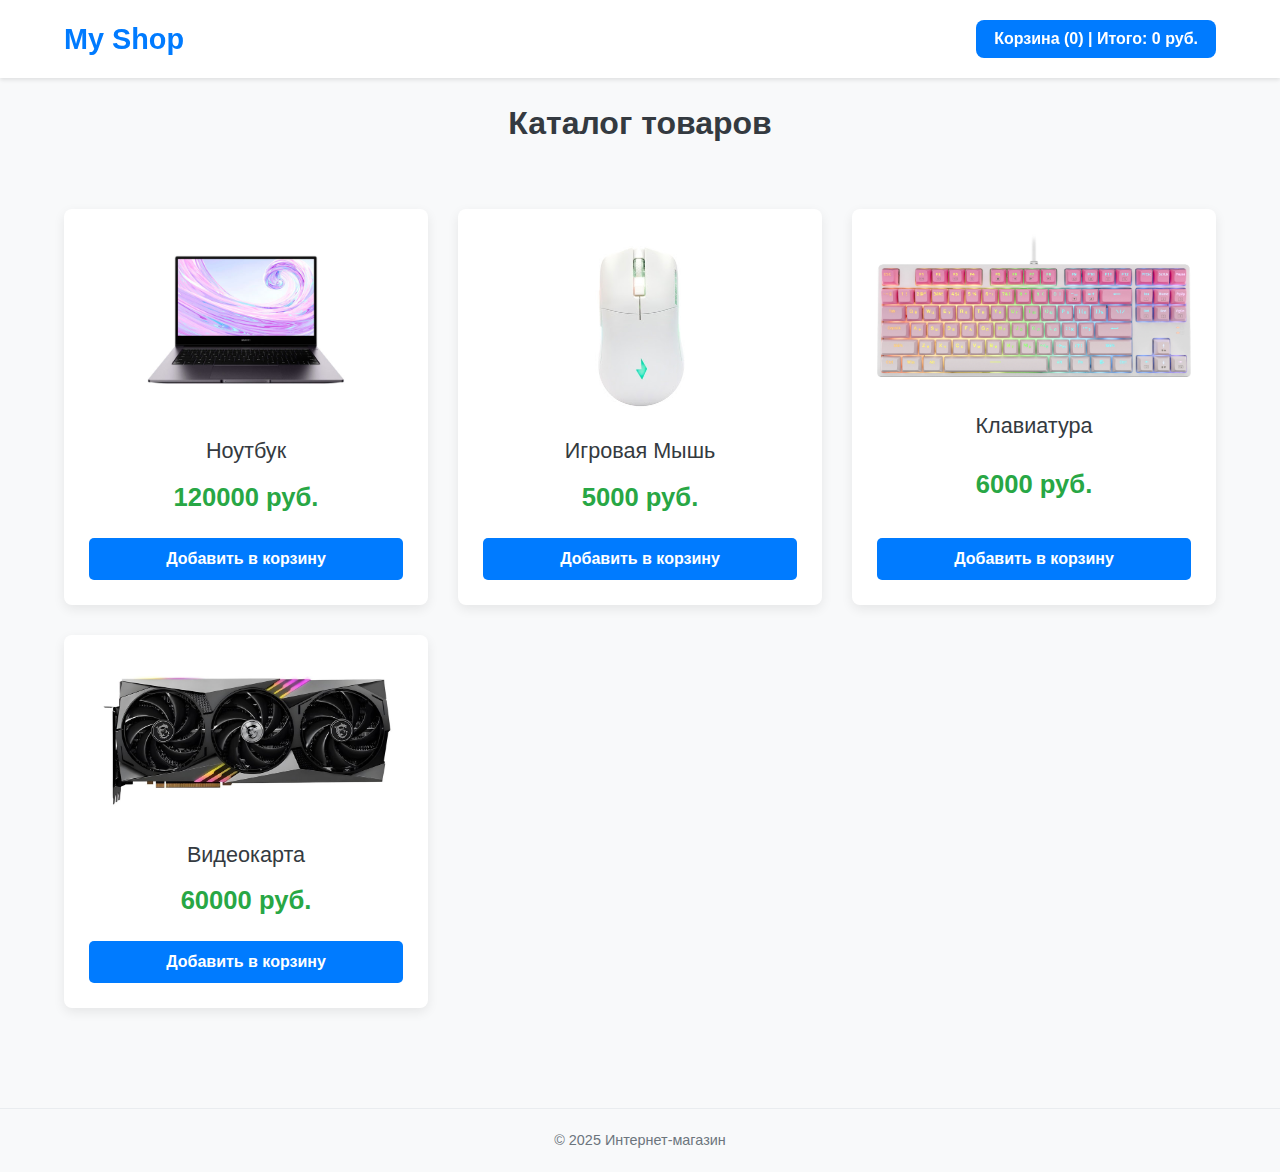
<file: Lab1/index.html>
<!DOCTYPE html>
<html lang="ru">
<head>
    <meta charset="UTF-8">
    <meta name="viewport" content="width=device-width, initial-scale=1.0">
    <title>Интернет-магазин</title>
    <link rel="stylesheet" href="style.css">
</head>
<body>

    <header>
        <h1>My Shop</h1>
        <div class="cart-info">
            <button id="view-cart-btn">Корзина (<span id="cart-count">0</span>) | Итого: <span id="cart-total">0</span> руб.</button>
        </div>
    </header>

    <main>
        <h2 class="catalog-title">Каталог товаров</h2> 
        
        <section class="products">
            
            <article class="product-card" data-id="1" data-price="120000">
                <img src="images/notebook.jpg" alt="Ноутбук X1">
                <h3>Ноутбук</h3>
                <p class="price">120000 руб.</p>
                <button class="add-to-cart-btn">Добавить в корзину</button>
            </article>

            <article class="product-card" data-id="2" data-price="5000">
                <img src="images/mouse.jpg" alt="Игровая Мышь">
                <h3>Игровая Мышь</h3>
                <p class="price">5000 руб.</p>
                <button class="add-to-cart-btn">Добавить в корзину</button>
            </article>

            <article class="product-card" data-id="3" data-price="6000">
                <img src="images/keyboard.jpg" alt="Клавиатура">
                <h3>Клавиатура</h3>
                <p class="price">6000 руб.</p>
                <button class="add-to-cart-btn">Добавить в корзину</button>
            </article>

            <article class="product-card" data-id="4" data-price="60000">
                <img src="images/videocard.jpg" alt="Видеокарта">
                <h3>Видеокарта</h3>
                <p class="price">60000 руб.</p>
                <button class="add-to-cart-btn">Добавить в корзину</button>
            </article>
            
            </section>

        <section id="cart-modal" class="modal" style="display:none;">
            <div class="modal-content">
                <h3>Ваша Корзина</h3>
                <ul id="cart-items">
                    </ul>

                <p>Общая сумма: <strong id="modal-cart-total">0</strong> руб.</p>
                <button id="checkout-btn">Оформить заказ</button>
                <button id="close-cart-btn">Закрыть</button>

                <form id="order-form" style="display: none;">
                    <h4>Оформление заказа</h4>
                    <label for="name">Имя:</label>
                    <input type="text" id="name" required>

                    <label for="surname">Фамилия:</label>
                    <input type="text" id="surname" required>

                    <label for="address">Адрес доставки:</label>
                    <input type="text" id="address" required>

                    <label for="phone">Телефон:</label>
                    <input type="tel" id="phone" required>

                    <button type="submit">Создать заказ</button>
                </form>

                <p id="order-message" style="display: none; color: green; font-weight: bold;">Заказ создан!</p>

            </div>
        </section>

    </main>

    <footer>
        <p>&copy; 2025 Интернет-магазин</p>
    </footer>

    <script src="script.js"></script>
</body>
</html>
</file>
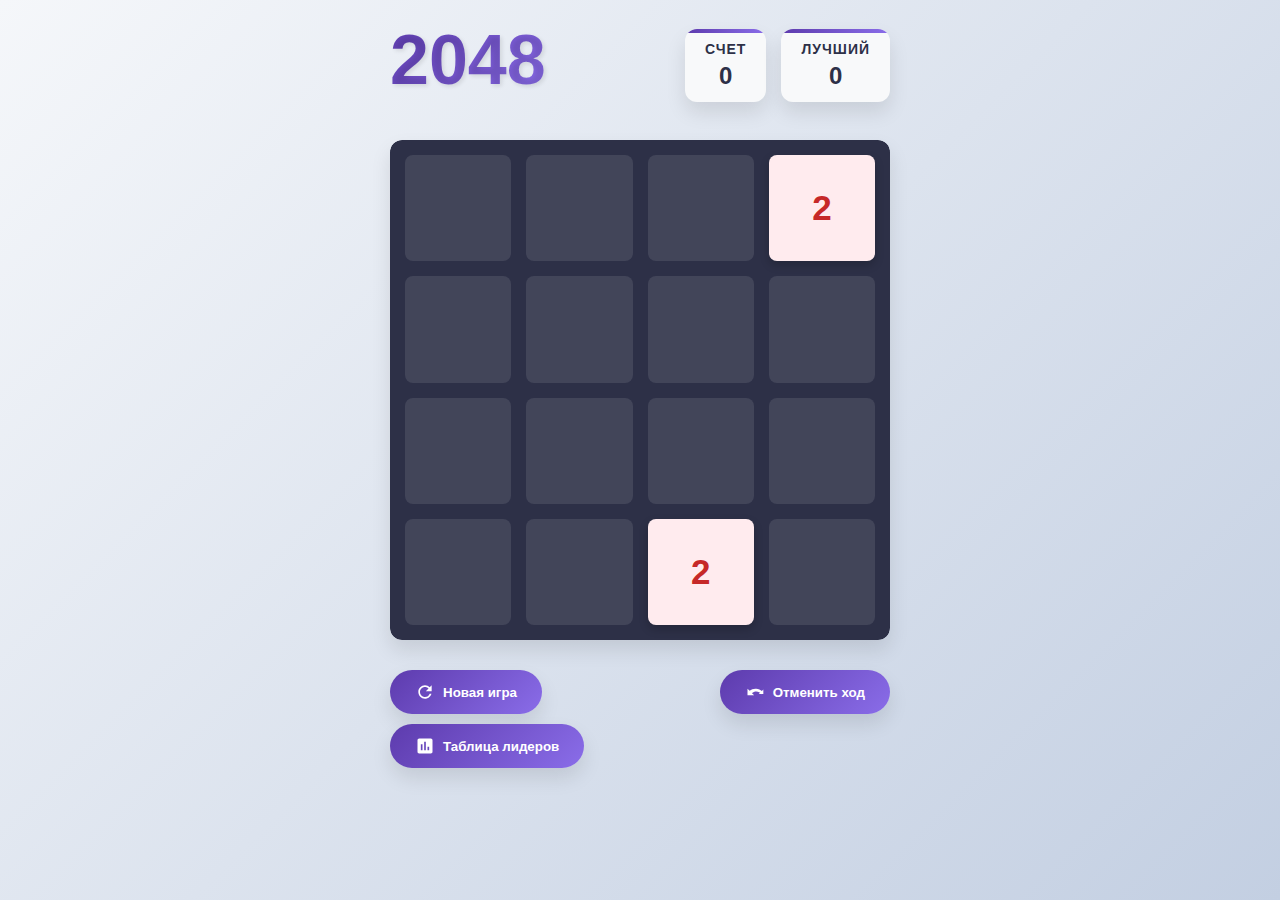
<file: Lab3/index.html>
<!DOCTYPE html>
<html lang="ru">
<head>
    <meta charset="UTF-8">
    <meta name="viewport" content="width=device-width, initial-scale=1.0">
    <title>2048</title>
    <style>
        :root {
            --primary-color: #5d3bad;
            --secondary-color: #8a6de9;
            --accent-color: #ff6b6b;
            --light-color: #f8f9fa;
            --dark-color: #2d3047;
            --text-color: #333;
            --text-light: #fff;
            --shadow: 0 10px 20px rgba(0,0,0,0.1);
            --transition: all 0.3s ease;
            --border-radius: 12px;
        }

        * {
            box-sizing: border-box;
            margin: 0;
            padding: 0;
            font-family: 'Segoe UI', Tahoma, Geneva, Verdana, sans-serif;
        }

        body {
            background: linear-gradient(135deg, #f5f7fa 0%, #c3cfe2 100%);
            color: var(--text-color);
            display: flex;
            flex-direction: column;
            align-items: center;
            min-height: 100vh;
            padding: 20px;
            overflow-x: hidden;
        }

        .container {
            width: 100%;
            max-width: 500px;
        }

        .header {
            display: flex;
            justify-content: space-between;
            align-items: center;
            margin-bottom: 30px;
            flex-wrap: wrap;
        }

        .title {
            font-size: 70px;
            font-weight: 800;
            background: linear-gradient(135deg, var(--primary-color), var(--secondary-color));
            -webkit-background-clip: text;
            -webkit-text-fill-color: transparent;
            text-shadow: 2px 2px 4px rgba(0,0,0,0.1);
            margin-bottom: 10px;
        }

        .scores-container {
            display: flex;
            gap: 15px;
        }

        .score-box {
            background: var(--light-color);
            padding: 12px 20px;
            border-radius: var(--border-radius);
            color: var(--dark-color);
            text-align: center;
            box-shadow: var(--shadow);
            transition: var(--transition);
            position: relative;
            overflow: hidden;
        }

        .score-box::before {
            content: '';
            position: absolute;
            top: 0;
            left: 0;
            width: 100%;
            height: 4px;
            background: linear-gradient(90deg, var(--primary-color), var(--secondary-color));
        }

        .score-box:hover {
            transform: translateY(-5px);
        }

        .score-title {
            font-size: 14px;
            font-weight: 600;
            text-transform: uppercase;
            letter-spacing: 1px;
            margin-bottom: 5px;
        }

        .score-value {
            font-size: 24px;
            font-weight: 700;
        }

        .game-container {
            position: relative;
            width: 100%;
            margin-bottom: 30px;
            border-radius: var(--border-radius);
            overflow: hidden;
            box-shadow: var(--shadow);
        }

        .game-grid {
            background: var(--dark-color);
            border-radius: var(--border-radius);
            padding: 15px;
            position: relative;
            display: grid;
            grid-template-columns: repeat(4, 1fr);
            grid-template-rows: repeat(4, 1fr);
            gap: 15px;
            width: 100%;
            aspect-ratio: 1 / 1;
        }

        .grid-cell {
            background: rgba(255, 255, 255, 0.1);
            border-radius: 8px;
            transition: var(--transition);
        }

        .tile {
            position: absolute;
            display: flex;
            justify-content: center;
            align-items: center;
            font-weight: 800;
            font-size: 35px;
            border-radius: 8px;
            z-index: 10;
            animation: tileAppear 0.3s ease-out;
            box-shadow: 0 4px 10px rgba(0,0,0,0.2);
            transition: all 0.15s ease-in-out;
        }

        @keyframes tileAppear {
            0% { transform: scale(0); opacity: 0; }
            70% { transform: scale(1.1); opacity: 0.8; }
            100% { transform: scale(1); opacity: 1; }
        }

        @keyframes tileMerge {
            0% { transform: scale(1); }
            50% { transform: scale(1.2); }
            100% { transform: scale(1); }
        }

        .tile-2 { background: #ffebee; color: #c62828; }
        .tile-4 { background: #ffcdd2; color: #b71c1c; }
        .tile-8 { background: #ef9a9a; color: #fff; }
        .tile-16 { background: #e57373; color: #fff; }
        .tile-32 { background: #ef5350; color: #fff; }
        .tile-64 { background: #f44336; color: #fff; }
        .tile-128 { background: #ffa726; color: #fff; font-size: 30px; box-shadow: 0 5px 15px rgba(0,0,0,0.3); }
        .tile-256 { background: #ff9800; color: #fff; font-size: 30px; box-shadow: 0 5px 15px rgba(0,0,0,0.3); }
        .tile-512 { background: #fb8c00; color: #fff; font-size: 30px; box-shadow: 0 5px 15px rgba(0,0,0,0.3); }
        .tile-1024 { background: #f57c00; color: #fff; font-size: 25px; box-shadow: 0 6px 20px rgba(0,0,0,0.4); }
        .tile-2048 { 
            background: linear-gradient(135deg, #ffd700, #ff9800); 
            color: #fff; 
            font-size: 25px; 
            box-shadow: 0 6px 20px rgba(0,0,0,0.4);
            animation: glow 2s infinite alternate;
        }

        @keyframes glow {
            from { box-shadow: 0 0 10px #ffd700, 0 0 20px #ffd700, 0 0 30px #ff9800; }
            to { box-shadow: 0 0 15px #ffd700, 0 0 25px #ffd700, 0 0 35px #ff9800; }
        }

        .controls {
            display: flex;
            justify-content: space-between;
            width: 100%;
            margin-bottom: 30px;
            flex-wrap: wrap;
            gap: 10px;
        }

        button {
            background: linear-gradient(135deg, var(--primary-color), var(--secondary-color));
            color: var(--text-light);
            border: none;
            border-radius: 50px;
            padding: 12px 25px;
            font-weight: 600;
            cursor: pointer;
            transition: var(--transition);
            box-shadow: var(--shadow);
            display: flex;
            align-items: center;
            justify-content: center;
            gap: 8px;
        }

        button:hover {
            transform: translateY(-3px);
            box-shadow: 0 15px 25px rgba(0,0,0,0.15);
        }

        button:active {
            transform: translateY(1px);
        }

        .mobile-controls {
            display: none;
            grid-template-columns: repeat(3, 1fr);
            grid-template-rows: repeat(3, 1fr);
            gap: 10px;
            width: 220px;
            height: 220px;
            margin: 20px auto;
        }

        .mobile-controls button {
            width: 100%;
            height: 100%;
            font-size: 24px;
            border-radius: 15px;
        }

        .up-btn { grid-column: 2; grid-row: 1; }
        .left-btn { grid-column: 1; grid-row: 2; }
        .right-btn { grid-column: 3; grid-row: 2; }
        .down-btn { grid-column: 2; grid-row: 3; }

        .game-over-container, .leaderboard-container {
            display: none;
            position: absolute;
            top: 0;
            left: 0;
            width: 100%;
            height: 100%;
            background: rgba(45, 48, 71, 0.9);
            border-radius: var(--border-radius);
            flex-direction: column;
            justify-content: center;
            align-items: center;
            z-index: 100;
            animation: fadeIn 0.5s ease;
        }

        @keyframes fadeIn {
            from { opacity: 0; }
            to { opacity: 1; }
        }

        .game-over-message, .leaderboard-title {
            font-size: 40px;
            font-weight: 800;
            margin-bottom: 20px;
            color: var(--text-light);
            text-align: center;
        }

        .save-score-form {
            display: flex;
            flex-direction: column;
            align-items: center;
            gap: 15px;
            margin-bottom: 20px;
            width: 80%;
        }

        input {
            padding: 15px;
            border: none;
            border-radius: 50px;
            font-size: 16px;
            width: 100%;
            text-align: center;
            box-shadow: var(--shadow);
            transition: var(--transition);
        }

        input:focus {
            outline: none;
            transform: scale(1.05);
            box-shadow: 0 10px 20px rgba(0,0,0,0.2);
        }

        .leaderboard {
            width: 100%;
            background: var(--light-color);
            border-radius: var(--border-radius);
            padding: 25px;
            margin-bottom: 20px;
            box-shadow: var(--shadow);
            display: none;
            animation: slideUp 0.5s ease;
        }

        @keyframes slideUp {
            from { transform: translateY(50px); opacity: 0; }
            to { transform: translateY(0); opacity: 1; }
        }

        .leaderboard-title {
            color: var(--primary-color);
            font-size: 32px;
            margin-bottom: 20px;
        }

        .leaderboard-table {
            width: 100%;
            border-collapse: collapse;
            margin-top: 15px;
        }

        .leaderboard-table th, .leaderboard-table td {
            padding: 15px;
            text-align: center;
            border-bottom: 1px solid rgba(0,0,0,0.1);
        }

        .leaderboard-table th {
            color: var(--primary-color);
            font-weight: 700;
            text-transform: uppercase;
            letter-spacing: 1px;
            font-size: 14px;
            border-bottom: 2px solid var(--primary-color);
        }

        .leaderboard-table td {
            color: var(--text-color);
            background: var(--light-color);
            font-weight: 500;
        }

        .leaderboard-table tr:nth-child(even) td {
            background: #f0f0f0;
        }

        .leaderboard-table tr:first-child td {
            background: #ffeb3b;
            color: var(--text-color);
            font-weight: 700;
        }

        @media (max-width: 520px) {
            .title {
                font-size: 50px;
            }
            
            .header {
                justify-content: center;
                text-align: center;
            }
            
            .score-box {
                padding: 10px 15px;
            }
            
            .score-title {
                font-size: 12px;
            }
            
            .score-value {
                font-size: 20px;
            }
            
            .tile {
                font-size: 25px;
            }
            
            .mobile-controls {
                display: grid;
            }
            
            .controls {
                justify-content: center;
            }
            
            button {
                padding: 10px 20px;
                font-size: 14px;
            }
            
            .leaderboard-table th, .leaderboard-table td {
                padding: 10px 8px;
                font-size: 14px;
            }
        }

        .tile-merged {
            animation: tileMerge 0.3s ease;
        }

        .tile-moving {
            transition: all 0.15s ease-in-out;
        }
    </style>
</head>
<body>
    <div class="container">
        <div class="header">
            <div class="title">2048</div>
            <div class="scores-container">
                <div class="score-box">
                    <div class="score-title">Счет</div>
                    <div class="score-value" id="score">0</div>
                </div>
                <div class="score-box">
                    <div class="score-title">Лучший</div>
                    <div class="score-value" id="best-score">0</div>
                </div>
            </div>
        </div>

        <div class="game-container">
            <div class="game-grid" id="game-grid"></div>
            
            <div class="game-over-container" id="game-over-container">
                <div class="game-over-message">Игра окончена!</div>
                <div class="save-score-form" id="save-score-form">
                    <input type="text" id="player-name" placeholder="Ваше имя" maxlength="20">
                    <button id="save-score-btn">Сохранить результат</button>
                </div>
                <div id="score-saved-message" style="display: none; color: #fff; font-size: 18px; margin-bottom: 20px;">Ваш рекорд сохранен!</div>
                <button id="restart-after-game-over">Начать заново</button>
            </div>
        </div>

        <div class="controls">
            <button id="new-game-btn">
                <svg width="20" height="20" viewBox="0 0 24 24" fill="none" xmlns="http://www.w3.org/2000/svg">
                    <path d="M17.65 6.35C16.2 4.9 14.21 4 12 4C7.58001 4 4.01001 7.58 4.01001 12C4.01001 16.42 7.58001 20 12 20C15.73 20 18.84 17.45 19.73 14H17.65C16.83 16.33 14.61 18 12 18C8.69001 18 6.00001 15.31 6.00001 12C6.00001 8.69 8.69001 6 12 6C13.66 6 15.14 6.69 16.22 7.78L13 11H20V4L17.65 6.35Z" fill="white"/>
                </svg>
                Новая игра
            </button>
            <button id="undo-btn">
                <svg width="20" height="20" viewBox="0 0 24 24" fill="none" xmlns="http://www.w3.org/2000/svg">
                    <path d="M12.5 8C9.85 8 7.45 8.99 5.6 10.6L3 8V16H11L8.38 13.38C9.77 12.22 11.54 11.5 13.5 11.5C16.04 11.5 18.24 12.74 19.59 14.59L21 13.15C19.32 10.83 16.67 9 13.5 9C12.34 9 11.22 9.23 10.17 9.64L11.59 11.06C12.23 10.87 12.85 10.75 13.5 10.75C15.36 10.75 17.04 11.5 18.3 12.7L16.5 14.5H22V9L20.2 10.8C18.54 9.11 16.3 8 13.5 8Z" fill="white"/>
                </svg>
                Отменить ход
            </button>
            <button id="show-leaderboard-btn">
                <svg width="20" height="20" viewBox="0 0 24 24" fill="none" xmlns="http://www.w3.org/2000/svg">
                    <path d="M19 3H5C3.9 3 3 3.9 3 5V19C3 20.1 3.9 21 5 21H19C20.1 21 21 20.1 21 19V5C21 3.9 20.1 3 19 3ZM9 17H7V10H9V17ZM13 17H11V7H13V17ZM17 17H15V13H17V17Z" fill="white"/>
                </svg>
                Таблица лидеров
            </button>
        </div>

        <div class="mobile-controls">
            <button class="up-btn">↑</button>
            <button class="left-btn">←</button>
            <button class="right-btn">→</button>
            <button class="down-btn">↓</button>
        </div>

        <div class="leaderboard" id="leaderboard">
            <div class="leaderboard-title">Таблица лидеров</div>
            <table class="leaderboard-table">
                <thead>
                    <tr>
                        <th>Место</th>
                        <th>Имя</th>
                        <th>Очки</th>
                        <th>Дата</th>
                    </tr>
                </thead>
                <tbody id="leaderboard-body">
                </tbody>
            </table>
            <button id="close-leaderboard-btn" style="margin-top: 20px; width: 100%;">Закрыть</button>
        </div>
    </div>

    <script>
        let grid = [];
        let score = 0;
        let bestScore = 0;
        let gameOver = false;
        let previousState = null;
        let touchStartX, touchStartY;

        const gameGrid = document.getElementById('game-grid');
        const scoreElement = document.getElementById('score');
        const bestScoreElement = document.getElementById('best-score');
        const gameOverContainer = document.getElementById('game-over-container');
        const saveScoreForm = document.getElementById('save-score-form');
        const playerNameInput = document.getElementById('player-name');
        const saveScoreBtn = document.getElementById('save-score-btn');
        const scoreSavedMessage = document.getElementById('score-saved-message');
        const restartAfterGameOverBtn = document.getElementById('restart-after-game-over');
        const newGameBtn = document.getElementById('new-game-btn');
        const undoBtn = document.getElementById('undo-btn');
        const showLeaderboardBtn = document.getElementById('show-leaderboard-btn');
        const leaderboard = document.getElementById('leaderboard');
        const leaderboardBody = document.getElementById('leaderboard-body');
        const closeLeaderboardBtn = document.getElementById('close-leaderboard-btn');
        const mobileControls = document.querySelector('.mobile-controls');
        

        function initGame() {
            createGrid();
            loadGameState();
            updateScoreDisplay();
            setupEventListeners();
            
            if (grid.flat().every(cell => cell === 0)) {
                addRandomTile();
                addRandomTile();
                saveGameState();
            }
            
            renderGrid();
        }

        function createGrid() {
            while (gameGrid.firstChild) {
                gameGrid.removeChild(gameGrid.firstChild);
            }
            
            for (let i = 0; i < 16; i++) {
                const cell = document.createElement('div');
                cell.className = 'grid-cell';
                gameGrid.appendChild(cell);
            }
            
            if (grid.length === 0) {
                grid = Array(4).fill().map(() => Array(4).fill(0));
            }
        }

        function renderGrid() {
            const tiles = document.querySelectorAll('.tile');
            tiles.forEach(tile => tile.remove());
            
            for (let row = 0; row < 4; row++) {
                for (let col = 0; col < 4; col++) {
                    const value = grid[row][col];
                    if (value !== 0) {
                        const tile = document.createElement('div');
                        tile.className = `tile tile-${value}`;
                        tile.textContent = value;
                        
                        const cellSize = (gameGrid.offsetWidth - 75) / 4;
                        tile.style.width = `${cellSize}px`;
                        tile.style.height = `${cellSize}px`;
                        tile.style.top = `${15 + row * (cellSize + 15)}px`;
                        tile.style.left = `${15 + col * (cellSize + 15)}px`;
                        
                        gameGrid.appendChild(tile);
                    }
                }
            }
        }

        function addRandomTile() {
            const emptyCells = [];
            
            for (let row = 0; row < 4; row++) {
                for (let col = 0; col < 4; col++) {
                    if (grid[row][col] === 0) {
                        emptyCells.push({ row, col });
                    }
                }
            }
            
            if (emptyCells.length > 0) {
                const randomCell = emptyCells[Math.floor(Math.random() * emptyCells.length)];
                
                grid[randomCell.row][randomCell.col] = Math.random() < 0.9 ? 2 : 4;
                
                return true;
            }
            
            return false;
        }

        function saveGameState() {
            const gameState = {
                grid: grid,
                score: score,
                bestScore: bestScore
            };
            localStorage.setItem('game2048', JSON.stringify(gameState));
        }

        function loadGameState() {
            const savedGame = localStorage.getItem('game2048');
            if (savedGame) {
                const gameState = JSON.parse(savedGame);
                grid = gameState.grid;
                score = gameState.score;
                bestScore = gameState.bestScore;
            }
            
            const leaderboardData = getLeaderboard();
            if (leaderboardData.length > 0) {
                bestScore = Math.max(bestScore, leaderboardData[0].score);
            }
        }

        function updateScoreDisplay() {
            scoreElement.textContent = score;
            bestScoreElement.textContent = bestScore;
        }

        function moveLeft() {
            let moved = false;
            let pointsEarned = 0;
            
            for (let row = 0; row < 4; row++) {
                const newRow = [];
                let previousValue = null;
                
                for (let col = 0; col < 4; col++) {
                    const value = grid[row][col];
                    if (value !== 0) {
                        if (previousValue === value) {
                            const mergedValue = value * 2;
                            newRow[newRow.length - 1] = mergedValue;
                            pointsEarned += mergedValue;
                            previousValue = null;
                        } else {
                            newRow.push(value);
                            previousValue = value;
                        }
                    }
                }
                
                while (newRow.length < 4) {
                    newRow.push(0);
                }
                
                if (!arraysEqual(grid[row], newRow)) {
                    grid[row] = newRow;
                    moved = true;
                }
            }
            
            if (moved) {
                score += pointsEarned;
                if (score > bestScore) {
                    bestScore = score;
                }
                updateScoreDisplay();
            }
            
            return moved;
        }

        function moveRight() {
            rotateGrid(2);
            const moved = moveLeft();
            rotateGrid(2);
            return moved;
        }

        function moveUp() {
            rotateGrid(3);
            const moved = moveLeft();
            rotateGrid(1);
            return moved;
        }

        function moveDown() {
            rotateGrid(1);
            const moved = moveLeft();
            rotateGrid(3);
            return moved;
        }

        function rotateGrid(times) {
            for (let t = 0; t < times; t++) {
                const newGrid = Array(4).fill().map(() => Array(4).fill(0));
                
                for (let row = 0; row < 4; row++) {
                    for (let col = 0; col < 4; col++) {
                        newGrid[col][3 - row] = grid[row][col];
                    }
                }
                
                grid = newGrid;
            }
        }

        function arraysEqual(a, b) {
            if (a.length !== b.length) return false;
            for (let i = 0; i < a.length; i++) {
                if (a[i] !== b[i]) return false;
            }
            return true;
        }

        function checkGameOver() {
            for (let row = 0; row < 4; row++) {
                for (let col = 0; col < 4; col++) {
                    if (grid[row][col] === 0) {
                        return false;
                    }
                }
            }
            
            for (let row = 0; row < 4; row++) {
                for (let col = 0; col < 4; col++) {
                    const value = grid[row][col];
                    
                    if ((row < 3 && grid[row + 1][col] === value) ||
                        (col < 3 && grid[row][col + 1] === value)) {
                        return false;
                    }
                }
            }
            
            return true;
        }

        function saveStateForUndo() {
            previousState = {
                grid: JSON.parse(JSON.stringify(grid)),
                score: score
            };
        }

        function undoMove() {
            if (previousState && !gameOver) {
                grid = previousState.grid;
                score = previousState.score;
                updateScoreDisplay();
                renderGrid();
                saveGameState();
                previousState = null;
            }
        }

        function handleMove(direction) {
            if (gameOver) return;
            
            saveStateForUndo();
            
            let moved = false;
            switch (direction) {
                case 'left':
                    moved = moveLeft();
                    break;
                case 'right':
                    moved = moveRight();
                    break;
                case 'up':
                    moved = moveUp();
                    break;
                case 'down':
                    moved = moveDown();
                    break;
            }
            
            if (moved) {
                addRandomTile();
                renderGrid();
                saveGameState();
                
                if (checkGameOver()) {
                    gameOver = true;
                    showGameOver();
                }
            }
        }

        function showGameOver() {
            gameOverContainer.style.display = 'flex';
            saveScoreForm.style.display = 'flex';
            scoreSavedMessage.style.display = 'none';
            mobileControls.style.display = 'none';
        }

        function newGame() {
            grid = Array(4).fill().map(() => Array(4).fill(0));
            score = 0;
            gameOver = false;
            previousState = null;
            
            updateScoreDisplay();
            addRandomTile();
            addRandomTile();
            renderGrid();
            saveGameState();
            
            gameOverContainer.style.display = 'none';
            if (window.innerWidth <= 520) {
                mobileControls.style.display = 'grid';
            }
        }

        function getLeaderboard() {
            const leaderboardData = localStorage.getItem('leaderboard2048');
            if (leaderboardData) {
                return JSON.parse(leaderboardData);
            } else {
                return [];
            }
        }

        function saveToLeaderboard(name, score) {
            const leaderboardData = getLeaderboard();
            
            leaderboardData.push({
                name: name || 'Аноним',
                score: score,
                date: new Date().toLocaleDateString('ru-RU')
            });
            
            leaderboardData.sort((a, b) => b.score - a.score);
            
            const top10 = leaderboardData.slice(0, 10);
            localStorage.setItem('leaderboard2048', JSON.stringify(top10));
        }

        function showLeaderboard() {
            const leaderboardData = getLeaderboard();
            
            while (leaderboardBody.firstChild) {
                leaderboardBody.removeChild(leaderboardBody.firstChild);
            }
            
            leaderboardData.forEach((entry, index) => {
                const row = document.createElement('tr');
                
                const placeCell = document.createElement('td');
                placeCell.textContent = index + 1;
                row.appendChild(placeCell);
                
                const nameCell = document.createElement('td');
                nameCell.textContent = entry.name;
                row.appendChild(nameCell);
                
                const scoreCell = document.createElement('td');
                scoreCell.textContent = entry.score;
                row.appendChild(scoreCell);
                
                const dateCell = document.createElement('td');
                dateCell.textContent = entry.date;
                row.appendChild(dateCell);
                
                leaderboardBody.appendChild(row);
            });
            
            leaderboard.style.display = 'block';
            mobileControls.style.display = 'none';
        }

        function hideLeaderboard() {
            leaderboard.style.display = 'none';
            if (window.innerWidth <= 520 && !gameOver) {
                mobileControls.style.display = 'grid';
            }
        }

        function setupEventListeners() {
            document.addEventListener('keydown', (e) => {
                if (gameOver) return;
                
                switch (e.key) {
                    case 'ArrowLeft':
                        handleMove('left');
                        break;
                    case 'ArrowRight':
                        handleMove('right');
                        break;
                    case 'ArrowUp':
                        handleMove('up');
                        break;
                    case 'ArrowDown':
                        handleMove('down');
                        break;
                }
            });
            
            document.querySelector('.up-btn').addEventListener('click', () => handleMove('up'));
            document.querySelector('.left-btn').addEventListener('click', () => handleMove('left'));
            document.querySelector('.right-btn').addEventListener('click', () => handleMove('right'));
            document.querySelector('.down-btn').addEventListener('click', () => handleMove('down'));
            
            gameGrid.addEventListener('touchstart', (e) => {
                touchStartX = e.touches[0].clientX;
                touchStartY = e.touches[0].clientY;
            });
            
            gameGrid.addEventListener('touchend', (e) => {
                if (!touchStartX || !touchStartY) return;
                
                const touchEndX = e.changedTouches[0].clientX;
                const touchEndY = e.changedTouches[0].clientY;
                
                const diffX = touchStartX - touchEndX;
                const diffY = touchStartY - touchEndY;
                
                if (Math.abs(diffX) > Math.abs(diffY)) {
                    if (diffX > 0) {
                        handleMove('left');
                    } else {
                        handleMove('right');
                    }
                } else {
                    if (diffY > 0) {
                        handleMove('up');
                    } else {
                        handleMove('down');
                    }
                }
                
                touchStartX = null;
                touchStartY = null;
            });
            
            newGameBtn.addEventListener('click', newGame);
            undoBtn.addEventListener('click', undoMove);
            showLeaderboardBtn.addEventListener('click', showLeaderboard);
            closeLeaderboardBtn.addEventListener('click', hideLeaderboard);
            
            saveScoreBtn.addEventListener('click', () => {
                const name = playerNameInput.value.trim();
                saveToLeaderboard(name, score);
                saveScoreForm.style.display = 'none';
                scoreSavedMessage.style.display = 'block';
            });
            
            restartAfterGameOverBtn.addEventListener('click', newGame);
            
            window.addEventListener('resize', () => {
                if (window.innerWidth <= 520 && !gameOver && leaderboard.style.display !== 'block') {
                    mobileControls.style.display = 'grid';
                } else {
                    mobileControls.style.display = 'none';
                }
                renderGrid();
            });
        }

        window.addEventListener('load', initGame);
    </script>
</body>
</html>
</file>
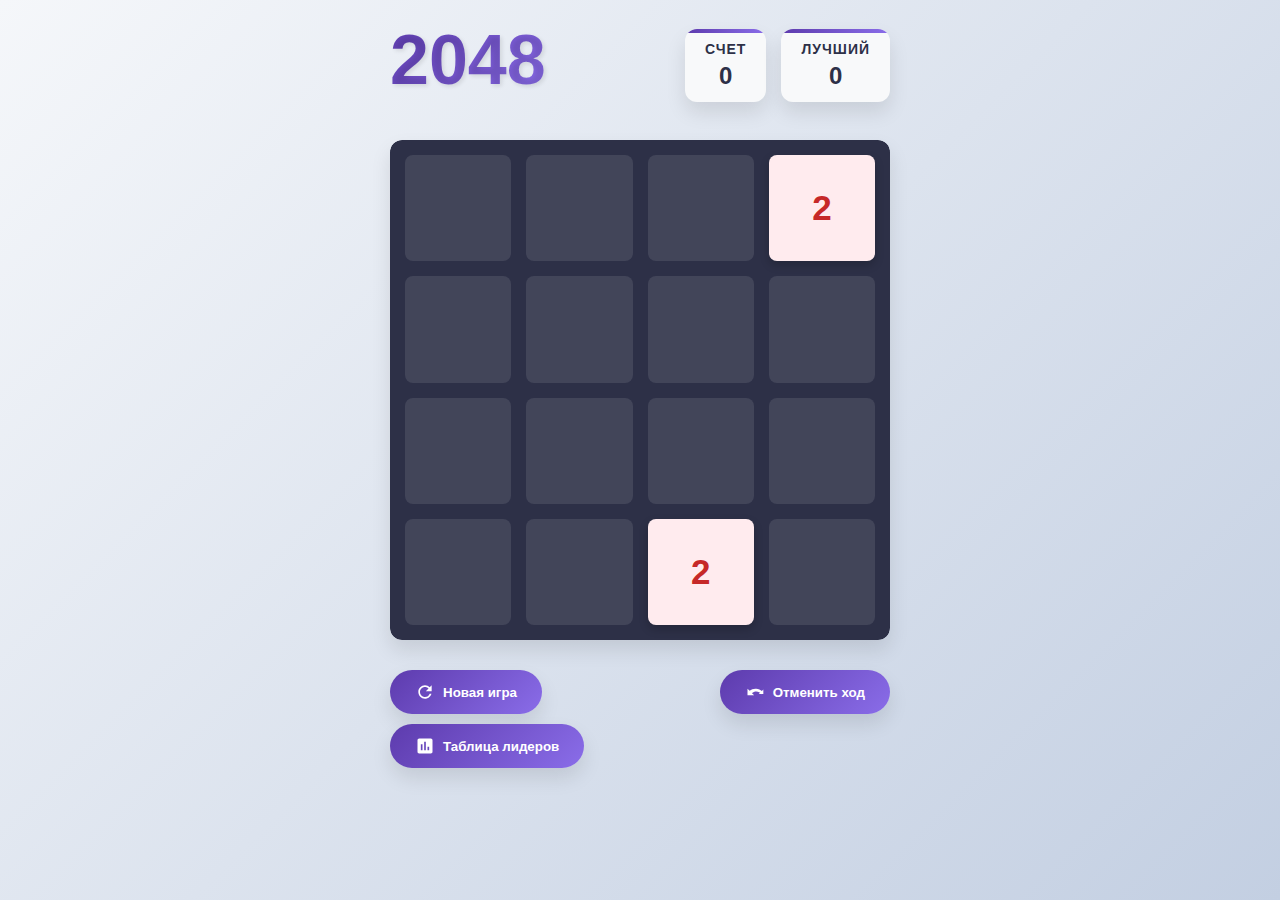
<file: Lab3/2048v2.html>
<!DOCTYPE html>
<html lang="ru">
<head>
    <meta charset="UTF-8">
    <meta name="viewport" content="width=device-width, initial-scale=1.0">
    <title>2048</title>
    <style>
        :root {
            --primary-color: #5d3bad;
            --secondary-color: #8a6de9;
            --accent-color: #ff6b6b;
            --light-color: #f8f9fa;
            --dark-color: #2d3047;
            --text-color: #333;
            --text-light: #fff;
            --shadow: 0 10px 20px rgba(0,0,0,0.1);
            --transition: all 0.3s ease;
            --border-radius: 12px;
        }

        * {
            box-sizing: border-box;
            margin: 0;
            padding: 0;
            font-family: 'Segoe UI', Tahoma, Geneva, Verdana, sans-serif;
        }

        body {
            background: linear-gradient(135deg, #f5f7fa 0%, #c3cfe2 100%);
            color: var(--text-color);
            display: flex;
            flex-direction: column;
            align-items: center;
            min-height: 100vh;
            padding: 20px;
            overflow-x: hidden;
        }

        .container {
            width: 100%;
            max-width: 500px;
        }

        .header {
            display: flex;
            justify-content: space-between;
            align-items: center;
            margin-bottom: 30px;
            flex-wrap: wrap;
        }

        .title {
            font-size: 70px;
            font-weight: 800;
            background: linear-gradient(135deg, var(--primary-color), var(--secondary-color));
            -webkit-background-clip: text;
            -webkit-text-fill-color: transparent;
            text-shadow: 2px 2px 4px rgba(0,0,0,0.1);
            margin-bottom: 10px;
        }

        .scores-container {
            display: flex;
            gap: 15px;
        }

        .score-box {
            background: var(--light-color);
            padding: 12px 20px;
            border-radius: var(--border-radius);
            color: var(--dark-color);
            text-align: center;
            box-shadow: var(--shadow);
            transition: var(--transition);
            position: relative;
            overflow: hidden;
        }

        .score-box::before {
            content: '';
            position: absolute;
            top: 0;
            left: 0;
            width: 100%;
            height: 4px;
            background: linear-gradient(90deg, var(--primary-color), var(--secondary-color));
        }

        .score-box:hover {
            transform: translateY(-5px);
        }

        .score-title {
            font-size: 14px;
            font-weight: 600;
            text-transform: uppercase;
            letter-spacing: 1px;
            margin-bottom: 5px;
        }

        .score-value {
            font-size: 24px;
            font-weight: 700;
        }

        .game-container {
            position: relative;
            width: 100%;
            margin-bottom: 30px;
            border-radius: var(--border-radius);
            overflow: hidden;
            box-shadow: var(--shadow);
        }

        .game-grid {
            background: var(--dark-color);
            border-radius: var(--border-radius);
            padding: 15px;
            position: relative;
            display: grid;
            grid-template-columns: repeat(4, 1fr);
            grid-template-rows: repeat(4, 1fr);
            gap: 15px;
            width: 100%;
            aspect-ratio: 1 / 1;
        }

        .grid-cell {
            background: rgba(255, 255, 255, 0.1);
            border-radius: 8px;
            transition: var(--transition);
        }

        .tile {
            position: absolute;
            display: flex;
            justify-content: center;
            align-items: center;
            font-weight: 800;
            font-size: 35px;
            border-radius: 8px;
            z-index: 10;
            animation: tileAppear 0.3s ease-out;
            box-shadow: 0 4px 10px rgba(0,0,0,0.2);
            transition: all 0.15s ease-in-out;
        }

        @keyframes tileAppear {
            0% { transform: scale(0); opacity: 0; }
            70% { transform: scale(1.1); opacity: 0.8; }
            100% { transform: scale(1); opacity: 1; }
        }

        @keyframes tileMerge {
            0% { transform: scale(1); }
            50% { transform: scale(1.2); }
            100% { transform: scale(1); }
        }

        .tile-2 { background: #ffebee; color: #c62828; }
        .tile-4 { background: #ffcdd2; color: #b71c1c; }
        .tile-8 { background: #ef9a9a; color: #fff; }
        .tile-16 { background: #e57373; color: #fff; }
        .tile-32 { background: #ef5350; color: #fff; }
        .tile-64 { background: #f44336; color: #fff; }
        .tile-128 { background: #ffa726; color: #fff; font-size: 30px; box-shadow: 0 5px 15px rgba(0,0,0,0.3); }
        .tile-256 { background: #ff9800; color: #fff; font-size: 30px; box-shadow: 0 5px 15px rgba(0,0,0,0.3); }
        .tile-512 { background: #fb8c00; color: #fff; font-size: 30px; box-shadow: 0 5px 15px rgba(0,0,0,0.3); }
        .tile-1024 { background: #f57c00; color: #fff; font-size: 25px; box-shadow: 0 6px 20px rgba(0,0,0,0.4); }
        .tile-2048 { 
            background: linear-gradient(135deg, #ffd700, #ff9800); 
            color: #fff; 
            font-size: 25px; 
            box-shadow: 0 6px 20px rgba(0,0,0,0.4);
            animation: glow 2s infinite alternate;
        }

        @keyframes glow {
            from { box-shadow: 0 0 10px #ffd700, 0 0 20px #ffd700, 0 0 30px #ff9800; }
            to { box-shadow: 0 0 15px #ffd700, 0 0 25px #ffd700, 0 0 35px #ff9800; }
        }

        .controls {
            display: flex;
            justify-content: space-between;
            width: 100%;
            margin-bottom: 30px;
            flex-wrap: wrap;
            gap: 10px;
        }

        button {
            background: linear-gradient(135deg, var(--primary-color), var(--secondary-color));
            color: var(--text-light);
            border: none;
            border-radius: 50px;
            padding: 12px 25px;
            font-weight: 600;
            cursor: pointer;
            transition: var(--transition);
            box-shadow: var(--shadow);
            display: flex;
            align-items: center;
            justify-content: center;
            gap: 8px;
        }

        button:hover {
            transform: translateY(-3px);
            box-shadow: 0 15px 25px rgba(0,0,0,0.15);
        }

        button:active {
            transform: translateY(1px);
        }

        .mobile-controls {
            display: none;
            grid-template-columns: repeat(3, 1fr);
            grid-template-rows: repeat(3, 1fr);
            gap: 10px;
            width: 220px;
            height: 220px;
            margin: 20px auto;
        }

        .mobile-controls button {
            width: 100%;
            height: 100%;
            font-size: 24px;
            border-radius: 15px;
        }

        .up-btn { grid-column: 2; grid-row: 1; }
        .left-btn { grid-column: 1; grid-row: 2; }
        .right-btn { grid-column: 3; grid-row: 2; }
        .down-btn { grid-column: 2; grid-row: 3; }

        .game-over-container, .leaderboard-container {
            display: none;
            position: absolute;
            top: 0;
            left: 0;
            width: 100%;
            height: 100%;
            background: rgba(45, 48, 71, 0.9);
            border-radius: var(--border-radius);
            flex-direction: column;
            justify-content: center;
            align-items: center;
            z-index: 100;
            animation: fadeIn 0.5s ease;
        }

        @keyframes fadeIn {
            from { opacity: 0; }
            to { opacity: 1; }
        }

        .game-over-message, .leaderboard-title {
            font-size: 40px;
            font-weight: 800;
            margin-bottom: 20px;
            color: var(--text-light);
            text-align: center;
        }

        .save-score-form {
            display: flex;
            flex-direction: column;
            align-items: center;
            gap: 15px;
            margin-bottom: 20px;
            width: 80%;
        }

        input {
            padding: 15px;
            border: none;
            border-radius: 50px;
            font-size: 16px;
            width: 100%;
            text-align: center;
            box-shadow: var(--shadow);
            transition: var(--transition);
        }

        input:focus {
            outline: none;
            transform: scale(1.05);
            box-shadow: 0 10px 20px rgba(0,0,0,0.2);
        }

        .leaderboard {
            width: 100%;
            background: var(--light-color);
            border-radius: var(--border-radius);
            padding: 25px;
            margin-bottom: 20px;
            box-shadow: var(--shadow);
            display: none;
            animation: slideUp 0.5s ease;
        }

        @keyframes slideUp {
            from { transform: translateY(50px); opacity: 0; }
            to { transform: translateY(0); opacity: 1; }
        }

        .leaderboard-title {
            color: var(--primary-color);
            font-size: 32px;
            margin-bottom: 20px;
        }

        .leaderboard-table {
            width: 100%;
            border-collapse: collapse;
            margin-top: 15px;
        }

        .leaderboard-table th, .leaderboard-table td {
            padding: 15px;
            text-align: center;
            border-bottom: 1px solid rgba(0,0,0,0.1);
        }

        .leaderboard-table th {
            color: var(--primary-color);
            font-weight: 700;
            text-transform: uppercase;
            letter-spacing: 1px;
            font-size: 14px;
            border-bottom: 2px solid var(--primary-color);
        }

        .leaderboard-table td {
            color: var(--text-color);
            background: var(--light-color);
            font-weight: 500;
        }

        .leaderboard-table tr:nth-child(even) td {
            background: #f0f0f0;
        }

        .leaderboard-table tr:first-child td {
            background: #ffeb3b;
            color: var(--text-color);
            font-weight: 700;
        }

        @media (max-width: 520px) {
            .title {
                font-size: 50px;
            }
            
            .header {
                justify-content: center;
                text-align: center;
            }
            
            .score-box {
                padding: 10px 15px;
            }
            
            .score-title {
                font-size: 12px;
            }
            
            .score-value {
                font-size: 20px;
            }
            
            .tile {
                font-size: 25px;
            }
            
            .mobile-controls {
                display: grid;
            }
            
            .controls {
                justify-content: center;
            }
            
            button {
                padding: 10px 20px;
                font-size: 14px;
            }
            
            .leaderboard-table th, .leaderboard-table td {
                padding: 10px 8px;
                font-size: 14px;
            }
        }

        .tile-merged {
            animation: tileMerge 0.3s ease;
        }

        .tile-moving {
            transition: all 0.15s ease-in-out;
        }
    </style>
</head>
<body>
    <div class="container">
        <div class="header">
            <div class="title">2048</div>
            <div class="scores-container">
                <div class="score-box">
                    <div class="score-title">Счет</div>
                    <div class="score-value" id="score">0</div>
                </div>
                <div class="score-box">
                    <div class="score-title">Лучший</div>
                    <div class="score-value" id="best-score">0</div>
                </div>
            </div>
        </div>

        <div class="game-container">
            <div class="game-grid" id="game-grid"></div>
            
            <div class="game-over-container" id="game-over-container">
                <div class="game-over-message">Игра окончена!</div>
                <div class="save-score-form" id="save-score-form">
                    <input type="text" id="player-name" placeholder="Ваше имя" maxlength="20">
                    <button id="save-score-btn">Сохранить результат</button>
                </div>
                <div id="score-saved-message" style="display: none; color: #fff; font-size: 18px; margin-bottom: 20px;">Ваш рекорд сохранен!</div>
                <button id="restart-after-game-over">Начать заново</button>
            </div>
        </div>

        <div class="controls">
            <button id="new-game-btn">
                <svg width="20" height="20" viewBox="0 0 24 24" fill="none" xmlns="http://www.w3.org/2000/svg">
                    <path d="M17.65 6.35C16.2 4.9 14.21 4 12 4C7.58001 4 4.01001 7.58 4.01001 12C4.01001 16.42 7.58001 20 12 20C15.73 20 18.84 17.45 19.73 14H17.65C16.83 16.33 14.61 18 12 18C8.69001 18 6.00001 15.31 6.00001 12C6.00001 8.69 8.69001 6 12 6C13.66 6 15.14 6.69 16.22 7.78L13 11H20V4L17.65 6.35Z" fill="white"/>
                </svg>
                Новая игра
            </button>
            <button id="undo-btn">
                <svg width="20" height="20" viewBox="0 0 24 24" fill="none" xmlns="http://www.w3.org/2000/svg">
                    <path d="M12.5 8C9.85 8 7.45 8.99 5.6 10.6L3 8V16H11L8.38 13.38C9.77 12.22 11.54 11.5 13.5 11.5C16.04 11.5 18.24 12.74 19.59 14.59L21 13.15C19.32 10.83 16.67 9 13.5 9C12.34 9 11.22 9.23 10.17 9.64L11.59 11.06C12.23 10.87 12.85 10.75 13.5 10.75C15.36 10.75 17.04 11.5 18.3 12.7L16.5 14.5H22V9L20.2 10.8C18.54 9.11 16.3 8 13.5 8Z" fill="white"/>
                </svg>
                Отменить ход
            </button>
            <button id="show-leaderboard-btn">
                <svg width="20" height="20" viewBox="0 0 24 24" fill="none" xmlns="http://www.w3.org/2000/svg">
                    <path d="M19 3H5C3.9 3 3 3.9 3 5V19C3 20.1 3.9 21 5 21H19C20.1 21 21 20.1 21 19V5C21 3.9 20.1 3 19 3ZM9 17H7V10H9V17ZM13 17H11V7H13V17ZM17 17H15V13H17V17Z" fill="white"/>
                </svg>
                Таблица лидеров
            </button>
        </div>

        <div class="mobile-controls">
            <button class="up-btn">↑</button>
            <button class="left-btn">←</button>
            <button class="right-btn">→</button>
            <button class="down-btn">↓</button>
        </div>

        <div class="leaderboard" id="leaderboard">
            <div class="leaderboard-title">Таблица лидеров</div>
            <table class="leaderboard-table">
                <thead>
                    <tr>
                        <th>Место</th>
                        <th>Имя</th>
                        <th>Очки</th>
                        <th>Дата</th>
                    </tr>
                </thead>
                <tbody id="leaderboard-body">
                </tbody>
            </table>
            <button id="close-leaderboard-btn" style="margin-top: 20px; width: 100%;">Закрыть</button>
        </div>
    </div>

    <script>
        let grid = [];
        let score = 0;
        let bestScore = 0;
        let gameOver = false;
        let previousState = null;
        let touchStartX, touchStartY;

        const gameGrid = document.getElementById('game-grid');
        const scoreElement = document.getElementById('score');
        const bestScoreElement = document.getElementById('best-score');
        const gameOverContainer = document.getElementById('game-over-container');
        const saveScoreForm = document.getElementById('save-score-form');
        const playerNameInput = document.getElementById('player-name');
        const saveScoreBtn = document.getElementById('save-score-btn');
        const scoreSavedMessage = document.getElementById('score-saved-message');
        const restartAfterGameOverBtn = document.getElementById('restart-after-game-over');
        const newGameBtn = document.getElementById('new-game-btn');
        const undoBtn = document.getElementById('undo-btn');
        const showLeaderboardBtn = document.getElementById('show-leaderboard-btn');
        const leaderboard = document.getElementById('leaderboard');
        const leaderboardBody = document.getElementById('leaderboard-body');
        const closeLeaderboardBtn = document.getElementById('close-leaderboard-btn');
        const mobileControls = document.querySelector('.mobile-controls');
        

        function initGame() {
            createGrid();
            loadGameState();
            updateScoreDisplay();
            setupEventListeners();
            
            if (grid.flat().every(cell => cell === 0)) {
                addRandomTile();
                addRandomTile();
                saveGameState();
            }
            
            renderGrid();
        }

        function createGrid() {
            while (gameGrid.firstChild) {
                gameGrid.removeChild(gameGrid.firstChild);
            }
            
            for (let i = 0; i < 16; i++) {
                const cell = document.createElement('div');
                cell.className = 'grid-cell';
                gameGrid.appendChild(cell);
            }
            
            if (grid.length === 0) {
                grid = Array(4).fill().map(() => Array(4).fill(0));
            }
        }

        function renderGrid() {
            const tiles = document.querySelectorAll('.tile');
            tiles.forEach(tile => tile.remove());
            
            for (let row = 0; row < 4; row++) {
                for (let col = 0; col < 4; col++) {
                    const value = grid[row][col];
                    if (value !== 0) {
                        const tile = document.createElement('div');
                        tile.className = `tile tile-${value}`;
                        tile.textContent = value;
                        
                        const cellSize = (gameGrid.offsetWidth - 75) / 4;
                        tile.style.width = `${cellSize}px`;
                        tile.style.height = `${cellSize}px`;
                        tile.style.top = `${15 + row * (cellSize + 15)}px`;
                        tile.style.left = `${15 + col * (cellSize + 15)}px`;
                        
                        gameGrid.appendChild(tile);
                    }
                }
            }
        }

        function addRandomTile() {
            const emptyCells = [];
            
            for (let row = 0; row < 4; row++) {
                for (let col = 0; col < 4; col++) {
                    if (grid[row][col] === 0) {
                        emptyCells.push({ row, col });
                    }
                }
            }
            
            if (emptyCells.length > 0) {
                const randomCell = emptyCells[Math.floor(Math.random() * emptyCells.length)];
                
                grid[randomCell.row][randomCell.col] = Math.random() < 0.9 ? 2 : 4;
                
                return true;
            }
            
            return false;
        }

        function saveGameState() {
            const gameState = {
                grid: grid,
                score: score,
                bestScore: bestScore
            };
            localStorage.setItem('game2048', JSON.stringify(gameState));
        }

        function loadGameState() {
            const savedGame = localStorage.getItem('game2048');
            if (savedGame) {
                const gameState = JSON.parse(savedGame);
                grid = gameState.grid;
                score = gameState.score;
                bestScore = gameState.bestScore;
            }
            
            const leaderboardData = getLeaderboard();
            if (leaderboardData.length > 0) {
                bestScore = Math.max(bestScore, leaderboardData[0].score);
            }
        }

        function updateScoreDisplay() {
            scoreElement.textContent = score;
            bestScoreElement.textContent = bestScore;
        }

        function moveLeft() {
            let moved = false;
            let pointsEarned = 0;
            
            for (let row = 0; row < 4; row++) {
                const newRow = [];
                let previousValue = null;
                
                for (let col = 0; col < 4; col++) {
                    const value = grid[row][col];
                    if (value !== 0) {
                        if (previousValue === value) {
                            const mergedValue = value * 2;
                            newRow[newRow.length - 1] = mergedValue;
                            pointsEarned += mergedValue;
                            previousValue = null;
                        } else {
                            newRow.push(value);
                            previousValue = value;
                        }
                    }
                }
                
                while (newRow.length < 4) {
                    newRow.push(0);
                }
                
                if (!arraysEqual(grid[row], newRow)) {
                    grid[row] = newRow;
                    moved = true;
                }
            }
            
            if (moved) {
                score += pointsEarned;
                if (score > bestScore) {
                    bestScore = score;
                }
                updateScoreDisplay();
            }
            
            return moved;
        }

        function moveRight() {
            rotateGrid(2);
            const moved = moveLeft();
            rotateGrid(2);
            return moved;
        }

        function moveUp() {
            rotateGrid(3);
            const moved = moveLeft();
            rotateGrid(1);
            return moved;
        }

        function moveDown() {
            rotateGrid(1);
            const moved = moveLeft();
            rotateGrid(3);
            return moved;
        }

        function rotateGrid(times) {
            for (let t = 0; t < times; t++) {
                const newGrid = Array(4).fill().map(() => Array(4).fill(0));
                
                for (let row = 0; row < 4; row++) {
                    for (let col = 0; col < 4; col++) {
                        newGrid[col][3 - row] = grid[row][col];
                    }
                }
                
                grid = newGrid;
            }
        }

        function arraysEqual(a, b) {
            if (a.length !== b.length) return false;
            for (let i = 0; i < a.length; i++) {
                if (a[i] !== b[i]) return false;
            }
            return true;
        }

        function checkGameOver() {
            for (let row = 0; row < 4; row++) {
                for (let col = 0; col < 4; col++) {
                    if (grid[row][col] === 0) {
                        return false;
                    }
                }
            }
            
            for (let row = 0; row < 4; row++) {
                for (let col = 0; col < 4; col++) {
                    const value = grid[row][col];
                    
                    if ((row < 3 && grid[row + 1][col] === value) ||
                        (col < 3 && grid[row][col + 1] === value)) {
                        return false;
                    }
                }
            }
            
            return true;
        }

        function saveStateForUndo() {
            previousState = {
                grid: JSON.parse(JSON.stringify(grid)),
                score: score
            };
        }

        function undoMove() {
            if (previousState && !gameOver) {
                grid = previousState.grid;
                score = previousState.score;
                updateScoreDisplay();
                renderGrid();
                saveGameState();
                previousState = null;
            }
        }

        function handleMove(direction) {
            if (gameOver) return;
            
            saveStateForUndo();
            
            let moved = false;
            switch (direction) {
                case 'left':
                    moved = moveLeft();
                    break;
                case 'right':
                    moved = moveRight();
                    break;
                case 'up':
                    moved = moveUp();
                    break;
                case 'down':
                    moved = moveDown();
                    break;
            }
            
            if (moved) {
                addRandomTile();
                renderGrid();
                saveGameState();
                
                if (checkGameOver()) {
                    gameOver = true;
                    showGameOver();
                }
            }
        }

        function showGameOver() {
            gameOverContainer.style.display = 'flex';
            saveScoreForm.style.display = 'flex';
            scoreSavedMessage.style.display = 'none';
            mobileControls.style.display = 'none';
        }

        function newGame() {
            grid = Array(4).fill().map(() => Array(4).fill(0));
            score = 0;
            gameOver = false;
            previousState = null;
            
            updateScoreDisplay();
            addRandomTile();
            addRandomTile();
            renderGrid();
            saveGameState();
            
            gameOverContainer.style.display = 'none';
            if (window.innerWidth <= 520) {
                mobileControls.style.display = 'grid';
            }
        }

        function getLeaderboard() {
            const leaderboardData = localStorage.getItem('leaderboard2048');
            if (leaderboardData) {
                return JSON.parse(leaderboardData);
            } else {
                return [];
            }
        }

        function saveToLeaderboard(name, score) {
            const leaderboardData = getLeaderboard();
            
            leaderboardData.push({
                name: name || 'Аноним',
                score: score,
                date: new Date().toLocaleDateString('ru-RU')
            });
            
            leaderboardData.sort((a, b) => b.score - a.score);
            
            const top10 = leaderboardData.slice(0, 10);
            localStorage.setItem('leaderboard2048', JSON.stringify(top10));
        }

        function showLeaderboard() {
            const leaderboardData = getLeaderboard();
            
            while (leaderboardBody.firstChild) {
                leaderboardBody.removeChild(leaderboardBody.firstChild);
            }
            
            leaderboardData.forEach((entry, index) => {
                const row = document.createElement('tr');
                
                const placeCell = document.createElement('td');
                placeCell.textContent = index + 1;
                row.appendChild(placeCell);
                
                const nameCell = document.createElement('td');
                nameCell.textContent = entry.name;
                row.appendChild(nameCell);
                
                const scoreCell = document.createElement('td');
                scoreCell.textContent = entry.score;
                row.appendChild(scoreCell);
                
                const dateCell = document.createElement('td');
                dateCell.textContent = entry.date;
                row.appendChild(dateCell);
                
                leaderboardBody.appendChild(row);
            });
            
            leaderboard.style.display = 'block';
            mobileControls.style.display = 'none';
        }

        function hideLeaderboard() {
            leaderboard.style.display = 'none';
            if (window.innerWidth <= 520 && !gameOver) {
                mobileControls.style.display = 'grid';
            }
        }

        function setupEventListeners() {
            document.addEventListener('keydown', (e) => {
                if (gameOver) return;
                
                switch (e.key) {
                    case 'ArrowLeft':
                        handleMove('left');
                        break;
                    case 'ArrowRight':
                        handleMove('right');
                        break;
                    case 'ArrowUp':
                        handleMove('up');
                        break;
                    case 'ArrowDown':
                        handleMove('down');
                        break;
                }
            });
            
            document.querySelector('.up-btn').addEventListener('click', () => handleMove('up'));
            document.querySelector('.left-btn').addEventListener('click', () => handleMove('left'));
            document.querySelector('.right-btn').addEventListener('click', () => handleMove('right'));
            document.querySelector('.down-btn').addEventListener('click', () => handleMove('down'));
            
            gameGrid.addEventListener('touchstart', (e) => {
                touchStartX = e.touches[0].clientX;
                touchStartY = e.touches[0].clientY;
            });
            
            gameGrid.addEventListener('touchend', (e) => {
                if (!touchStartX || !touchStartY) return;
                
                const touchEndX = e.changedTouches[0].clientX;
                const touchEndY = e.changedTouches[0].clientY;
                
                const diffX = touchStartX - touchEndX;
                const diffY = touchStartY - touchEndY;
                
                if (Math.abs(diffX) > Math.abs(diffY)) {
                    if (diffX > 0) {
                        handleMove('left');
                    } else {
                        handleMove('right');
                    }
                } else {
                    if (diffY > 0) {
                        handleMove('up');
                    } else {
                        handleMove('down');
                    }
                }
                
                touchStartX = null;
                touchStartY = null;
            });
            
            newGameBtn.addEventListener('click', newGame);
            undoBtn.addEventListener('click', undoMove);
            showLeaderboardBtn.addEventListener('click', showLeaderboard);
            closeLeaderboardBtn.addEventListener('click', hideLeaderboard);
            
            saveScoreBtn.addEventListener('click', () => {
                const name = playerNameInput.value.trim();
                saveToLeaderboard(name, score);
                saveScoreForm.style.display = 'none';
                scoreSavedMessage.style.display = 'block';
            });
            
            restartAfterGameOverBtn.addEventListener('click', newGame);
            
            window.addEventListener('resize', () => {
                if (window.innerWidth <= 520 && !gameOver && leaderboard.style.display !== 'block') {
                    mobileControls.style.display = 'grid';
                } else {
                    mobileControls.style.display = 'none';
                }
                renderGrid();
            });
        }

        window.addEventListener('load', initGame);
    </script>
</body>
</html>
</file>
<file: Lab1/style.css>
:root {
    --primary-color: #007bff;
    --accent-color: #28a745;
    --text-dark: #343a40;
    --text-light: #6c757d;
    --background-light: #f8f9fa;
    --card-background: white;
    --shadow-subtle: 0 4px 12px rgba(0, 0, 0, 0.08); 
    --border-radius: 8px;
}

* {
    box-sizing: border-box;
    margin: 0;
    padding: 0;
}

body {
    font-family: 'Segoe UI', Tahoma, Geneva, Verdana, sans-serif;
    line-height: 1.6;
    background-color: var(--background-light);
    color: var(--text-dark);
}

main {
    padding: 20px 5%;
    max-width: 1400px;
    margin: 0 auto;
}

header {
    background-color: var(--card-background);
    box-shadow: 0 2px 4px rgba(0, 0, 0, 0.1);
    padding: 1rem 5%;
    display: flex;
    justify-content: space-between;
    align-items: center;
    position: sticky;
    top: 0;
    z-index: 50;
}

header h1 {
    color: var(--primary-color);
    font-size: 1.8rem;
    font-weight: 600;
}

#view-cart-btn {
    background-color: var(--primary-color);
    color: white;
    border: none;
    padding: 10px 18px;
    border-radius: var(--border-radius);
    cursor: pointer;
    font-size: 1rem;
    font-weight: 600;
    transition: background-color 0.3s, transform 0.1s;
}

#view-cart-btn:hover {
    background-color: #0056b3;
    transform: translateY(-1px);
}

h2 {
    text-align: center;
    margin-bottom: 30px;
    font-size: 2rem;
    color: var(--text-dark);
}

.products {
    display: grid;
    gap: 30px; 
    padding: 30px 0;
}

.product-card {
    background-color: var(--card-background);
    border-radius: var(--border-radius);
    box-shadow: var(--shadow-subtle);
    transition: transform 0.3s ease-in-out, box-shadow 0.3s;
    text-align: center;
    padding: 25px;
    display: flex;
    flex-direction: column;
    justify-content: space-between;
}

.product-card:hover {
    transform: translateY(-5px); 
    box-shadow: 0 8px 20px rgba(0, 0, 0, 0.15); 
}

.product-card img {
    width: 100%;
    max-height: 180px; 
    object-fit: contain; 
    margin-bottom: 20px;
}

.product-card h3 {
    font-size: 1.35rem;
    color: var(--text-dark);
    margin-bottom: 8px;
    font-weight: 500;
}

.product-card .price {
    font-size: 1.6rem;
    font-weight: 700;
    color: var(--accent-color); 
    margin-bottom: 20px;
}

.add-to-cart-btn {
    background-color: var(--primary-color);
    color: white;
    border: none;
    padding: 12px 20px;
    border-radius: 5px;
    cursor: pointer;
    width: 100%;
    font-size: 1rem;
    font-weight: 600;
    transition: background-color 0.3s;
}

.add-to-cart-btn:hover {
    background-color: #0056b3;
}

.products {
    grid-template-columns: 1fr; 
}

@media (min-width: 600px) {
    .products {
        grid-template-columns: repeat(2, 1fr); 
    }
}

@media (min-width: 1024px) {
    .products {
        grid-template-columns: repeat(3, 1fr); 
    }
}

footer {
    text-align: center;
    padding: 20px;
    margin-top: 50px;
    border-top: 1px solid #e9ecef;
    color: var(--text-light);
    font-size: 0.9rem;
}

.modal {
    position: fixed;
    top: 0;
    left: 0;
    width: 100%;
    height: 100%;
    background-color: rgba(0, 0, 0, 0.7); 
    display: flex;
    justify-content: center;
    align-items: center;
    z-index: 1000;
}

.modal-content {
    background-color: var(--card-background);
    border-radius: var(--border-radius);
    padding: 30px;
    box-shadow: 0 10px 30px rgba(0, 0, 0, 0.3);
    width: 90%;
    max-width: 500px;
    max-height: 90%;
    overflow-y: auto;
}

.modal-content h3 {
    color: var(--primary-color);
    border-bottom: 2px solid #eee;
    padding-bottom: 10px;
    margin-bottom: 20px;
}

#cart-items {
    list-style: none;
    padding: 0;
    margin-bottom: 20px;
}

#cart-items li {
    display: flex;
    justify-content: space-between;
    align-items: center;
    padding: 10px 0;
    border-bottom: 1px dashed #e9ecef;
}

#cart-items li:last-child {
    border-bottom: none;
}

.item-quantity {
    padding: 5px;
    border: 1px solid #ccc;
    border-radius: 3px;
    width: 50px;
    text-align: center;
}

.remove-from-cart-btn {
    background: none;
    border: none;
    color: #dc3545; 
    cursor: pointer;
    margin-left: 10px;
    font-weight: bold;
    transition: color 0.3s;
}

.remove-from-cart-btn:hover {
    color: #a71d2a;
}

#checkout-btn {
    background-color: var(--accent-color); 
    margin-top: 20px;
    padding: 12px 20px;
    width: 100%;
    border: none;
    color: white;
    border-radius: 5px;
    cursor: pointer;
    font-size: 1.1rem;
    font-weight: 600;
}

#order-form {
    padding-top: 20px;
    margin-top: 15px;
    border-top: 1px solid #eee;
}

#order-form label {
    font-weight: bold;
    margin-top: 10px;
    display: block;
}

#order-form input {
    padding: 10px;
    border: 1px solid #ced4da;
    border-radius: 5px;
    width: 100%;
    margin-bottom: 10px;
}

#order-form button[type="submit"] {
    background-color: var(--primary-color);
    margin-top: 20px;
    padding: 12px;
    color: white;
    border: none;
    border-radius: 5px;
    cursor: pointer;
    width: 100%;
    font-weight: 600;
}

#close-cart-btn {
    background-color: var(--text-light);
    color: white;
    border: none;
    padding: 10px 20px;
    border-radius: 5px;
    cursor: pointer;
    margin-top: 10px;
    width: 100%;
}

#order-message {
    text-align: center;
    padding: 20px;
    font-size: 1.3rem;

}
</file>
